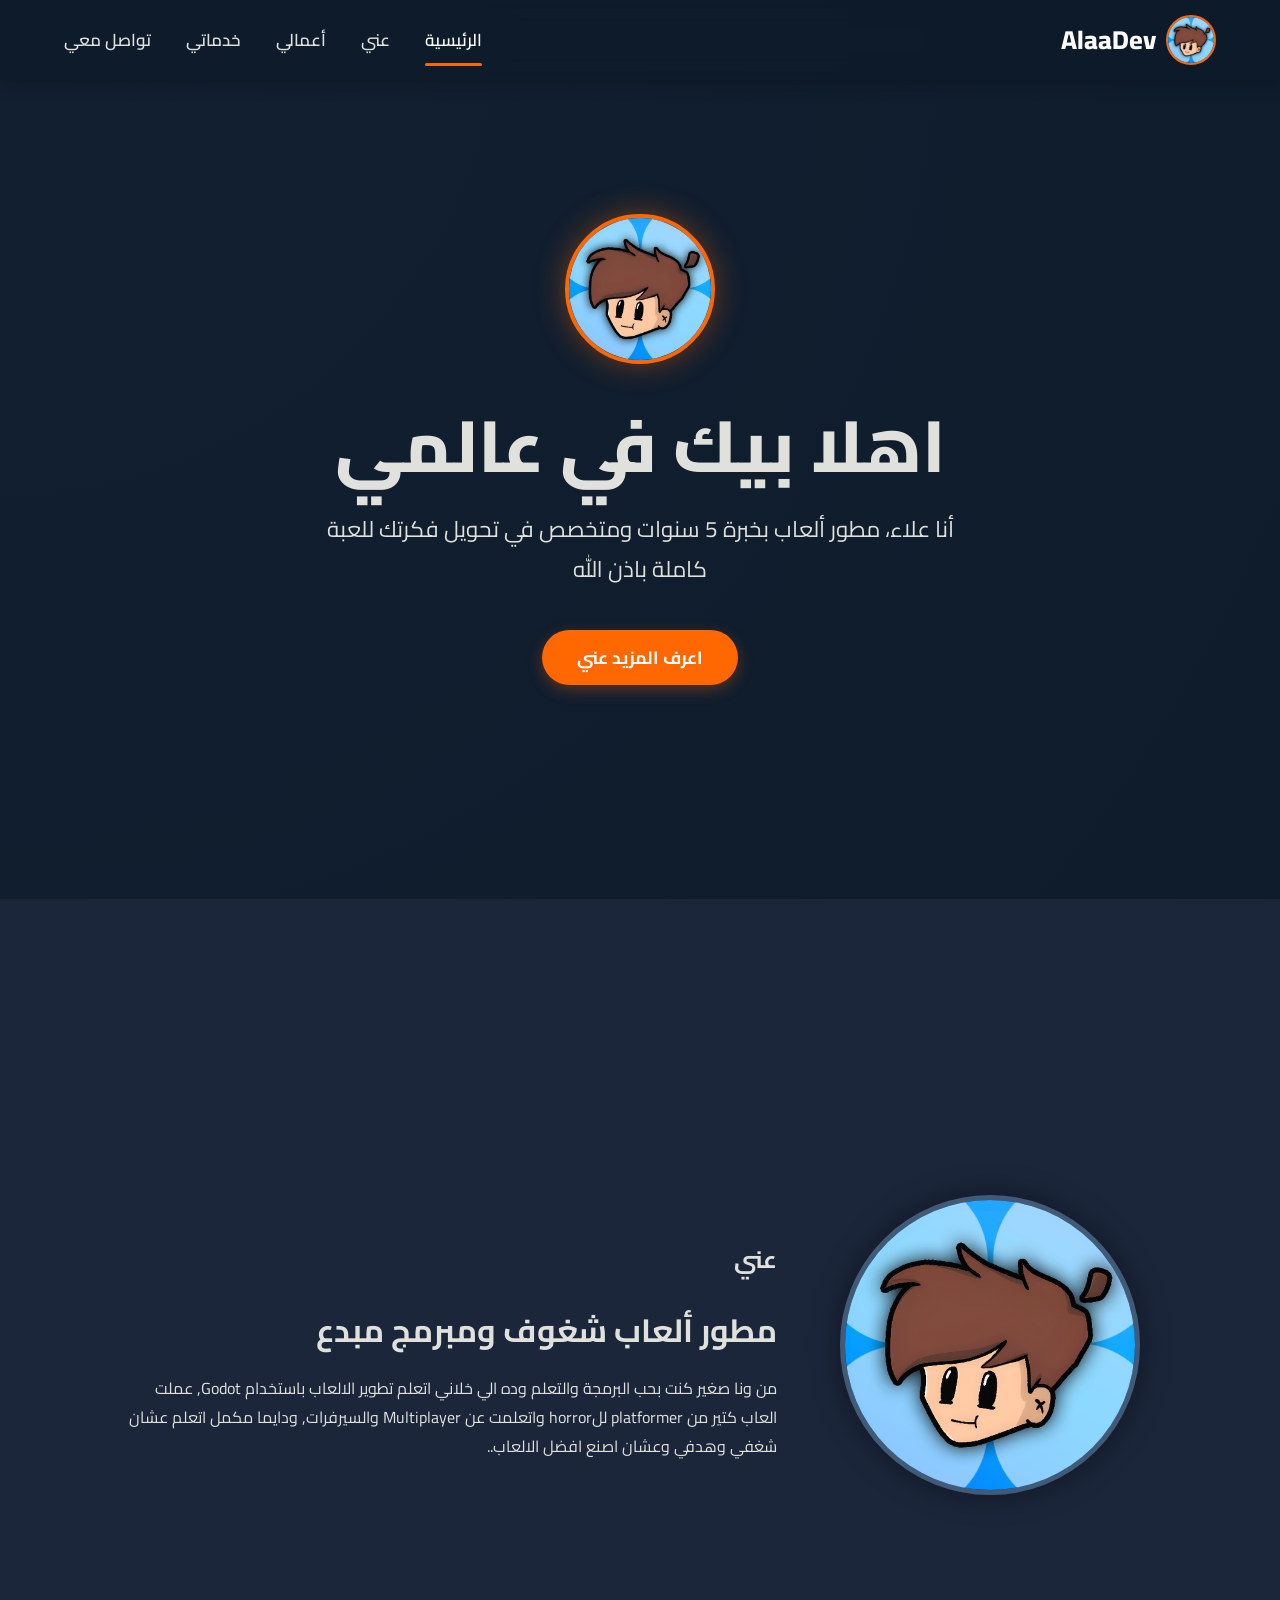
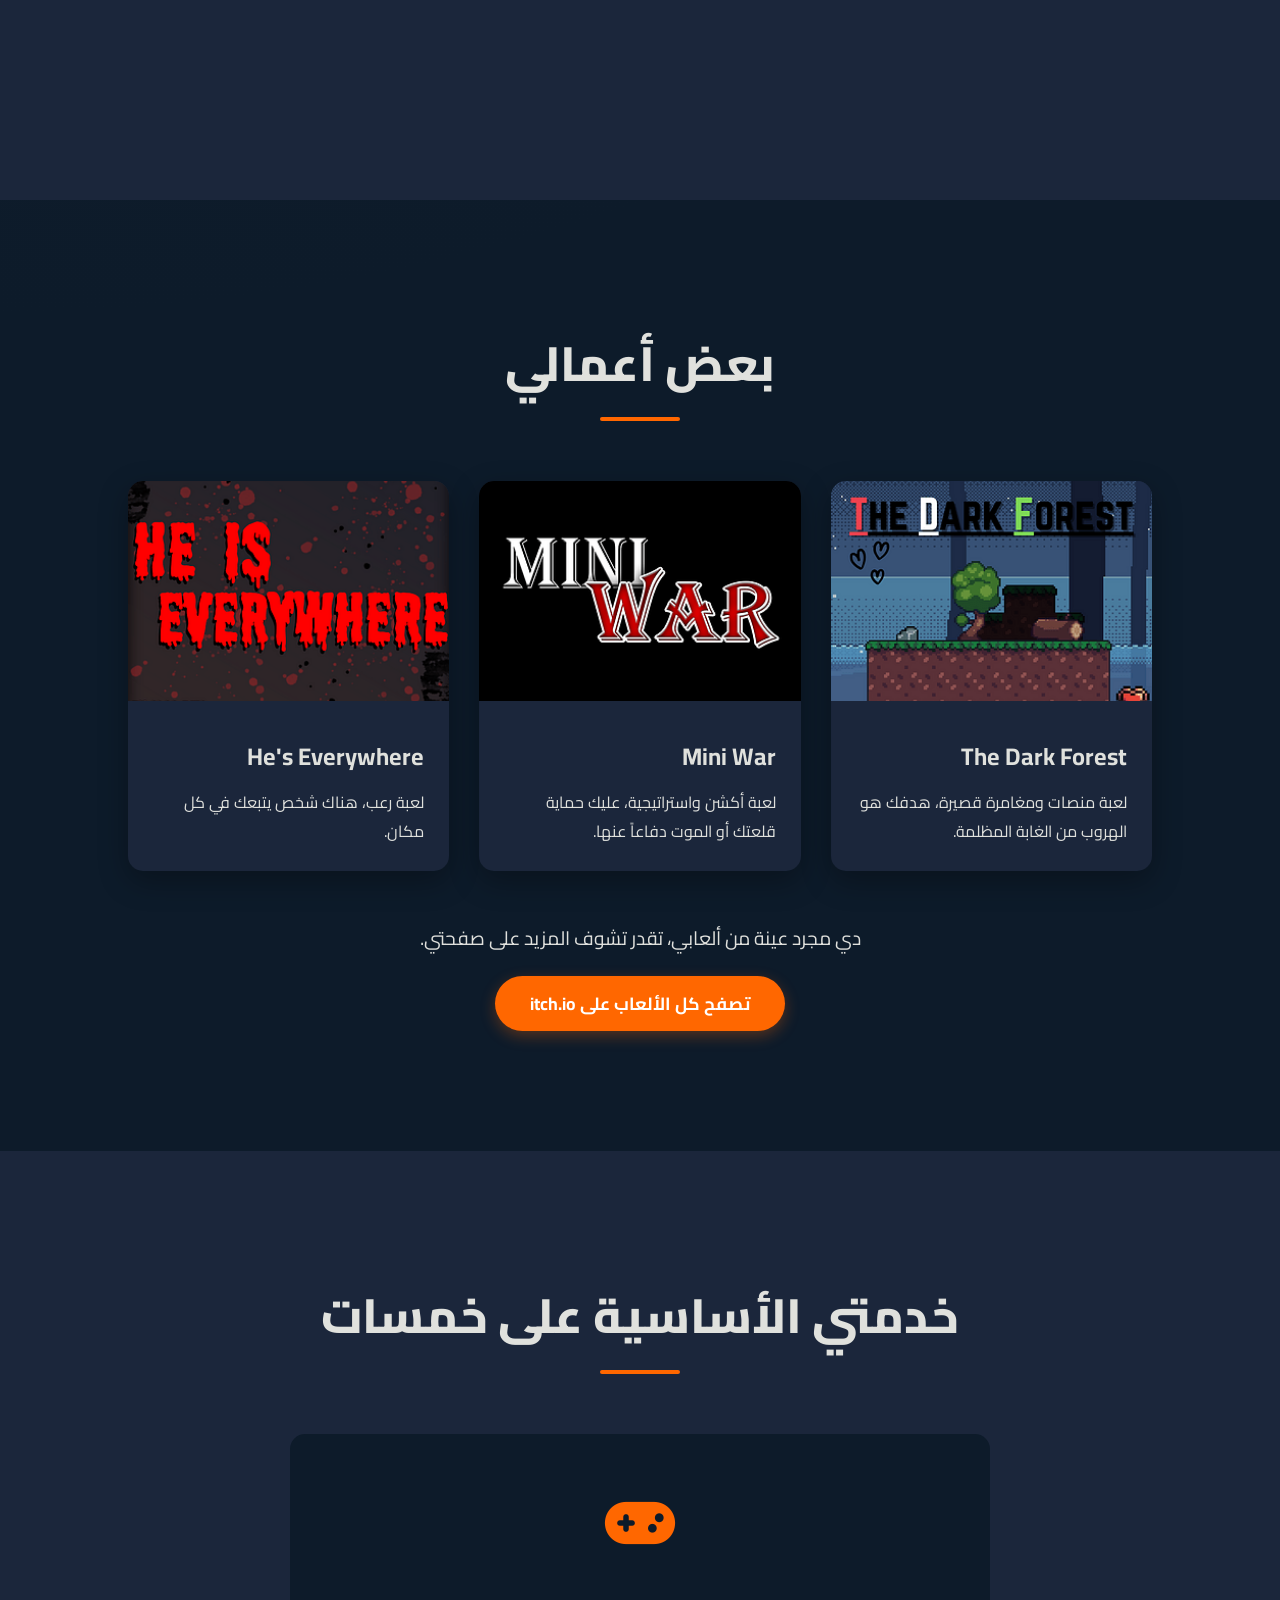
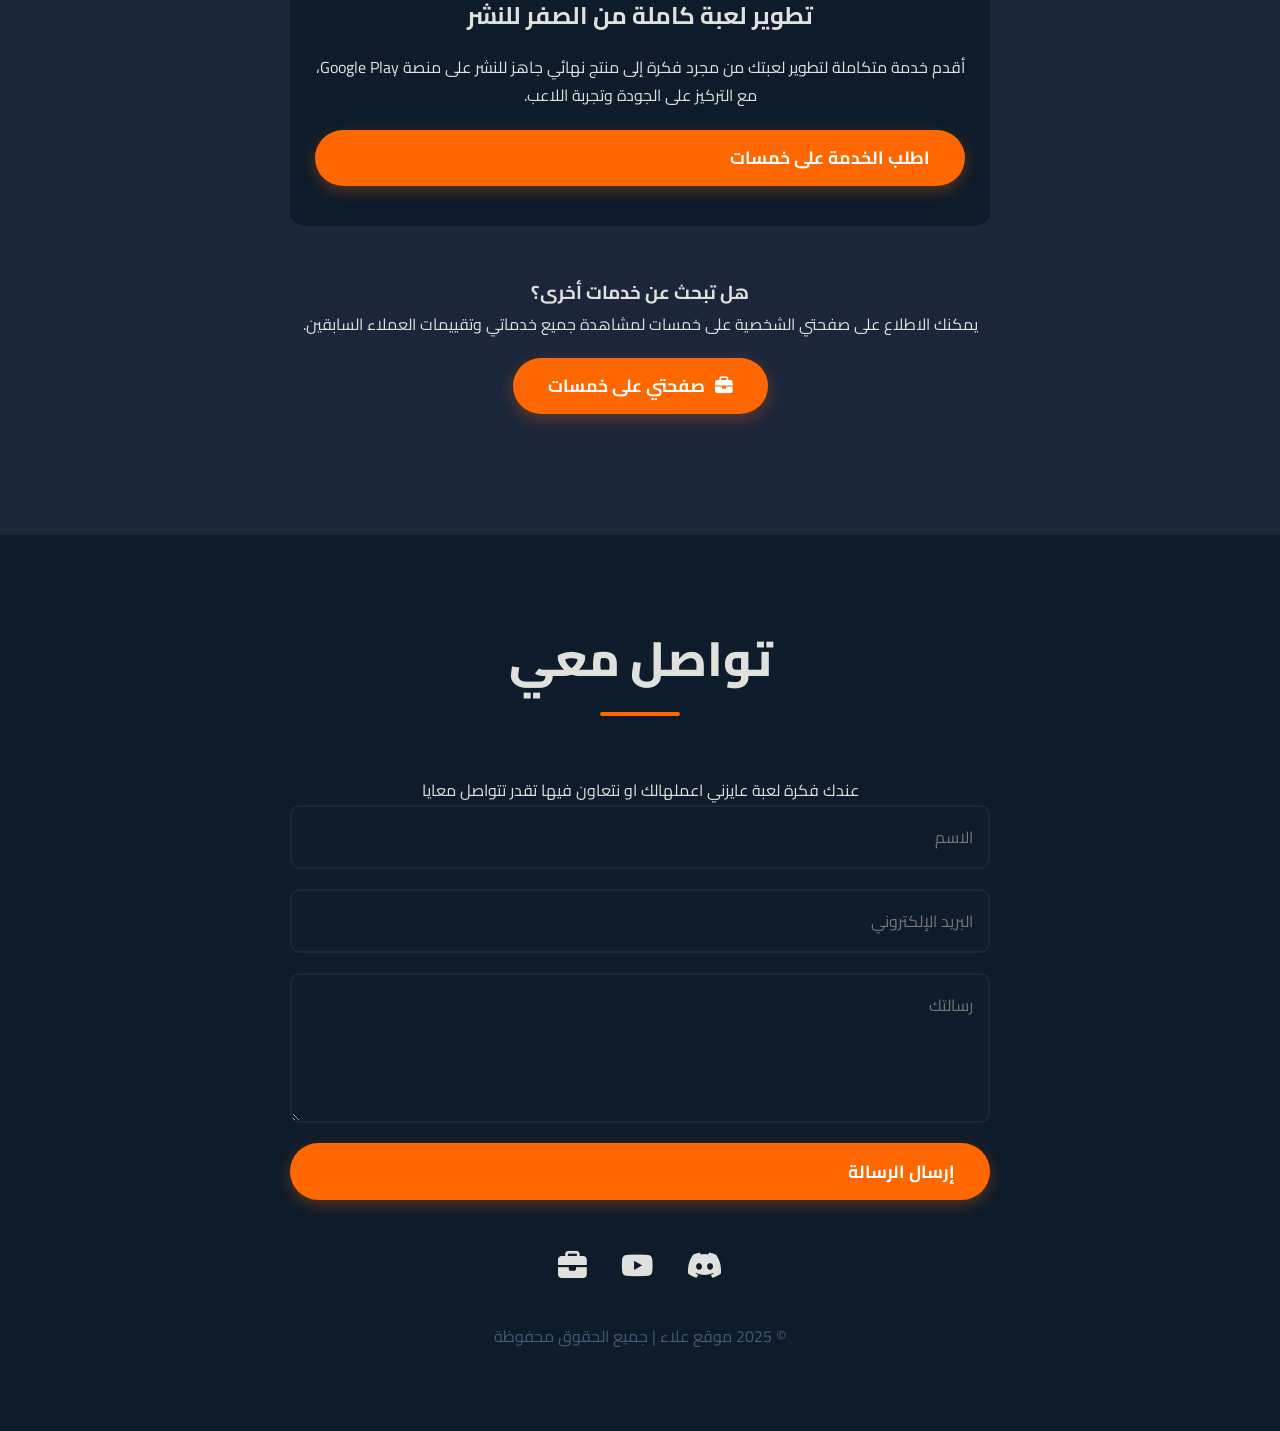
<file: index.html>
<!DOCTYPE html>
<html lang="ar" dir="rtl">
<head>
    <meta charset='utf-8'>
    <meta http-equiv='X-UA-Compatible' content='IE=edge'>
    <title>علاء | مطور ألعاب</title>
    <meta name='viewport' content='width=device-width, initial-scale=1'>

    <link rel="icon" type="image/png" href="images/logo.png">
    
    <link rel="stylesheet" href="https://cdnjs.cloudflare.com/ajax/libs/font-awesome/6.4.0/css/all.min.css">
    
    <link href="https://fonts.googleapis.com/css2?family=Cairo:wght@400;600;800&display=swap" rel="stylesheet">

    <link rel="stylesheet" href="styles.css">
</head>
<body>

    <div id="preloader">
        <div class="spinner"></div>
    </div>

    <header id="header">
        <a href="#home" class="logo-container">
            <img src="images/logo.png" alt="شعار علاء" class="logo-img">
            <span>AlaaDev</span>
        </a>
        <nav>
            <ul class="nav-links">
                <li><a href="#home" class="active">الرئيسية</a></li>
                <li><a href="#about">عني</a></li>
                <li><a href="#work">أعمالي</a></li>
                <li><a href="#services">خدماتي</a></li>
                <li><a href="#contact">تواصل معي</a></li>
            </ul>
            <div class="burger">
                <div class="line1"></div>
                <div class="line2"></div>
                <div class="line3"></div>
            </div>
        </nav>
    </header>

    <section id="home">
        <div class="hero-content">
            <img src="images/logo.png" alt="شعار علاء" class="hero-logo">
            <h1>اهلا بيك في عالمي </h1>
            <p>أنا علاء، مطور ألعاب بخبرة 5 سنوات <span>ومتخصص في تحويل فكرتك للعبة كاملة باذن الله</span></p>
            <a href="#about" class="button">اعرف المزيد عني</a>
        </div>
    </section>

    <section id="about">
        <div class="about-image">
            <img src="images/logo.png" alt="صورة علاء الشخصية">
        </div>
        <div class="about-text">
            <h2 class="section-title" style="text-align: right; margin-bottom: 20px;"><span>عني</span></h2>
            <h3>مطور ألعاب شغوف ومبرمج مبدع</h3>
            <p>من ونا صغير كنت بحب البرمجة والتعلم وده الي خلاني اتعلم تطوير الالعاب باستخدام Godot, عملت العاب كتير من platformer للhorror واتعلمت عن Multiplayer والسيرفرات, ودايما مكمل اتعلم عشان شغفي وهدفي وعشان اصنع افضل الالعاب.. </p>
        </div>
    </section>

    <section id="work">
        <div class="section-title">
            <h2>بعض أعمالي</h2>
        </div>
        <div class="projects-container">
            <a href="https://alaa-dev.itch.io/the-dark-forest" target="_blank" class="project-card-link">
                <div class="project-card">
                    <div class="project-image">
                        <img src="images\game1.png" alt="لعبة The Dark Forest">
                    </div>
                    <div class="project-info">
                        <h3>The Dark Forest</h3>
                        <p>لعبة منصات ومغامرة قصيرة، هدفك هو الهروب من الغابة المظلمة.</p>
                    </div>
                </div>
            </a>
            <a href="https://alaa-dev.itch.io/mini-war" target="_blank" class="project-card-link">
                <div class="project-card">
                    <div class="project-image">
                        <img src="images/game2.png" alt="لعبة Mini War">
                    </div>
                    <div class="project-info">
                        <h3>Mini War</h3>
                        <p>لعبة أكشن واستراتيجية، عليك حماية قلعتك أو الموت دفاعاً عنها.</p>
                    </div>
                </div>
            </a>
            <a href="https://alaa-dev.itch.io/he-is-everywhere" target="_blank" class="project-card-link">
                <div class="project-card">
                    <div class="project-image">
                        <img src="images/game3.png" alt="لعبة He's Everywhere">
                    </div>
                    <div class="project-info">
                        <h3>He's Everywhere</h3>
                        <p>لعبة رعب، هناك شخص يتبعك في كل مكان.</p>
                    </div>
                </div>
            </a>
        </div>
        <div class="more-work-link">
            <p>دي مجرد عينة من ألعابي، تقدر تشوف المزيد على صفحتي.</p>
            <a href="https://alaa-dev.itch.io/" class="button" target="_blank">تصفح كل الألعاب على itch.io</a>
        </div>
    </section>
    
    <section id="services">
        <div class="section-title">
            <h2>خدمتي الأساسية على خمسات</h2>
        </div>
        <div class="services-container">
            <div class="service-card" style="grid-column: 1 / -1; max-width: 700px; margin: 0 auto; text-align: center;">
                <div>
                    <div class="icon"><i class="fas fa-gamepad"></i></div>
                    <h3>تطوير لعبة كاملة من الصفر للنشر</h3>
                    <p>أقدم خدمة متكاملة لتطوير لعبتك من مجرد فكرة إلى منتج نهائي جاهز للنشر على منصة Google Play، مع التركيز على الجودة وتجربة اللاعب.</p>
                </div>
                <a href="https://khamsat.com/programming/game-development-services/3487976" class="button" target="_blank">اطلب الخدمة على خمسات</a>
            </div>
        </div>
        <div class="khamsat-profile-link">
            <h3>هل تبحث عن خدمات أخرى؟</h3>
            <p style="margin-bottom: 20px;">يمكنك الاطلاع على صفحتي الشخصية على خمسات لمشاهدة جميع خدماتي وتقييمات العملاء السابقين.</p>
            <a href="https://khamsat.com/user/alaadev" class="button" target="_blank"><i class="fa-solid fa-briefcase"></i> صفحتي على خمسات</a>
        </div>
    </section>

    <footer id="contact">
        <div class="section-title">
            <h2>تواصل معي</h2>
        </div>
        <p>عندك فكرة لعبة عايزني اعملهالك او نتعاون فيها تقدر تتواصل معايا</p>
        
        <form class="contact-form" action="https://formsubmit.co/alaacoder128@gmail.com" method="POST">
            <input type="hidden" name="_captcha" value="false">
            <input type="hidden" name="_next" value="https://yourdomain.co/thanks.html">
            <input type="text" name="name" placeholder="الاسم" required>
            <input type="email" name="email" placeholder="البريد الإلكتروني" required>
            <textarea name="message" placeholder="رسالتك" required></textarea>
            <button type="submit" class="button">إرسال الرسالة</button>
        </form>

        <div class="social-links">
            <a href="https://discord.com/invite/Egj86rap" aria-label="Discord" target="_blank"><i class="fab fa-discord"></i></a>
            <a href="https://www.youtube.com/@alaa-dev/" aria-label="YouTube" target="_blank"><i class="fab fa-youtube"></i></a>
            <a href="https://khamsat.com/user/alaadev" aria-label="Khamsat" target="_blank">
                <i class="fa-solid fa-briefcase"></i>
            </a>
        </div>
        <div class="copyright">
            <p>&copy; 2025 موقع علاء | جميع الحقوق محفوظة</p>
        </div>
    </footer>

    <script src="main.js"></script>
</body>
</html>
</file>
<file: styles.css>
:root {
    --bg-dark-blue: #0d1b2a;
    --bg-mid-blue: #1b263b;
    --bg-light-blue: #415a77;
    --text-light: #e0e1dd;
    --accent-orange: #ff6700;
    --accent-brown: #7D4F50;
}

* {
    margin: 0;
    padding: 0;
    box-sizing: border-box;
    font-family: 'Cairo', sans-serif;
}

html {
    scroll-behavior: smooth;
}

body {
    background-color: var(--bg-dark-blue);
    background-image: radial-gradient(circle at top left, rgba(27, 38, 59, 0.4), transparent 40%);
    color: var(--text-light);
    line-height: 1.8;
    overflow-x: hidden;
}

#preloader {
    position: fixed;
    top: 0;
    left: 0;
    width: 100%;
    height: 100%;
    background: var(--bg-dark-blue);
    z-index: 9999;
    display: flex;
    justify-content: center;
    align-items: center;
    transition: opacity 0.75s ease, visibility 0.75s ease;
}
#preloader.loaded {
    opacity: 0;
    visibility: hidden;
}
.spinner {
    width: 60px;
    height: 60px;
    border: 5px solid var(--bg-light-blue);
    border-top-color: var(--accent-orange);
    border-radius: 50%;
    animation: spin 1s linear infinite;
}
@keyframes spin {
    to { transform: rotate(360deg); }
}

header {
    width: 100%;
    padding: 0 5%;
    height: 80px;
    background-color: rgba(13, 27, 42, 0.8);
    backdrop-filter: blur(10px);
    box-shadow: 0 5px 15px rgba(0, 0, 0, 0.2);
    position: fixed;
    top: 0;
    z-index: 1000;
    display: flex;
    justify-content: space-between;
    align-items: center;
    transition: all 0.3s ease;
}

.logo-container {
    display: flex;
    align-items: center;
    gap: 10px;
    font-size: 26px;
    font-weight: 800;
    color: white;
    text-decoration: none;
}
.logo-img {
    width: 50px;
    height: 50px;
    border-radius: 50%;
    border: 2px solid var(--accent-orange);
    transition: transform 0.4s ease;
}
.logo-container:hover .logo-img {
    transform: rotate(360deg);
}

nav .nav-links {
    display: flex;
    list-style: none;
    gap: 35px;
}

nav a {
    color: var(--text-light);
    text-decoration: none;
    font-size: 17px;
    font-weight: 600;
    padding-bottom: 5px;
    transition: color 0.3s ease;
    position: relative;
}

nav a::after {
    content: '';
    position: absolute;
    bottom: -5px;
    left: 0;
    width: 0;
    height: 3px;
    background: var(--accent-orange);
    border-radius: 2px;
    transition: width 0.3s ease;
}

nav a:hover, nav a.active {
    color: white;
}
nav a:hover::after, nav a.active::after {
    width: 100%;
}

.burger { display: none; }

section {
    padding: 120px 10%;
    min-height: 100vh;
    border-bottom: 1px solid var(--bg-mid-blue);
}
.section-title {
    text-align: center;
    margin-bottom: 60px;
}
.section-title h2 {
    font-size: 3rem;
    font-weight: 800;
    position: relative;
    display: inline-block;
    padding-bottom: 15px;
}
.section-title h2::after {
    content: '';
    position: absolute;
    bottom: 0;
    left: 50%;
    transform: translateX(-50%);
    width: 80px;
    height: 4px;
    background: var(--accent-orange);
    border-radius: 2px;
}
.button {
    padding: 12px 35px;
    background: var(--accent-orange);
    color: white;
    text-decoration: none;
    border-radius: 50px;
    font-weight: 700;
    font-size: 1.1rem;
    transition: all 0.3s ease;
    box-shadow: 0 5px 15px rgba(255, 103, 0, 0.3);
    display: inline-flex;
    align-items: center;
    gap: 10px;
    border: none;
    cursor: pointer;
}
.button:hover {
    transform: translateY(-5px);
    box-shadow: 0 8px 25px rgba(255, 103, 0, 0.5);
}

#home {
    display: flex;
    align-items: center;
    justify-content: center;
    text-align: center;
}
.hero-logo {
    width: 150px;
    height: 150px;
    border-radius: 50%;
    border: 4px solid var(--accent-orange);
    margin-bottom: 30px;
    box-shadow: 0 0 30px rgba(255, 103, 0, 0.4);
    animation: float 6s ease-in-out infinite;
}
@keyframes float {
    0% { transform: translateY(0px); }
    50% { transform: translateY(-15px); }
    100% { transform: translateY(0px); }
}
.hero-content h1 {
    font-size: 4.5rem;
    font-weight: 800;
    margin-bottom: 20px;
    line-height: 1.2;
}
.hero-content h1 span {
    color: var(--accent-orange);
    text-shadow: 0 0 15px rgba(255, 103, 0, 0.5);
}
.hero-content p {
    font-size: 1.4rem;
    margin-bottom: 40px;
    max-width: 650px;
    margin-left: auto;
    margin-right: auto;
}

#about {
    background-color: var(--bg-mid-blue);
    display: flex;
    align-items: center;
    justify-content: center;
    gap: 50px;
    flex-wrap: wrap;
}
.about-image {
    flex: 1;
    min-width: 300px;
    text-align: center;
}
.about-image img {
    width: 300px;
    height: 300px;
    border-radius: 50%;
    object-fit: cover;
    border: 5px solid var(--bg-light-blue);
    box-shadow: 0 0 30px rgba(0,0,0,0.4);
}
.about-text {
    flex: 2;
    min-width: 300px;
}
.about-text h3 {
    font-size: 2rem;
    margin-bottom: 15px;
}

.projects-container {
    display: grid;
    grid-template-columns: repeat(auto-fit, minmax(320px, 1fr));
    gap: 30px;
}
.project-card-link {
    text-decoration: none;
    color: inherit;
    display: block;
}
.project-card {
    background: var(--bg-mid-blue);
    border-radius: 15px;
    overflow: hidden;
    box-shadow: 0 10px 30px rgba(0, 0, 0, 0.3);
    transition: transform 0.3s ease, box-shadow 0.3s ease;
    height: 100%;
}
.project-card-link:hover .project-card {
    transform: translateY(-10px);
    box-shadow: 0 15px 35px rgba(0, 0, 0, 0.5);
}
.project-image img {
    width: 100%;
    height: 220px;
    object-fit: cover;
    transition: transform 0.3s ease;
}
.project-card-link:hover .project-image img {
    transform: scale(1.1);
}
.project-info { padding: 25px; }
.project-info h3 { font-size: 1.5rem; margin-bottom: 10px; }

.more-work-link {
    text-align: center;
    margin-top: 50px;
}
.more-work-link p {
    margin-bottom: 20px;
    font-size: 1.2rem;
}

#services {
    background: var(--bg-mid-blue);
}
.services-container {
    display: grid;
}
.service-card {
    background: var(--bg-dark-blue);
    padding: 40px 25px;
    border-radius: 15px;
    transition: transform 0.3s ease, background-color 0.3s ease;
    display: flex;
    flex-direction: column;
    justify-content: space-between;
}
.service-card:hover {
    transform: translateY(-10px);
    background: var(--bg-light-blue);
}
.service-card .icon {
    font-size: 3.5rem;
    color: var(--accent-orange);
    margin-bottom: 20px;
}
.service-card h3 {
    font-size: 1.5rem;
    margin-bottom: 15px;
}
.service-card .button {
    margin-top: 20px;
}
.khamsat-profile-link {
    text-align: center;
    margin-top: 50px;
}

#contact {
    background: var(--bg-dark-blue);
    text-align: center;
    border-bottom: none;
    min-height: auto;
    padding: 80px 10%;
}
.contact-form {
    max-width: 700px;
    margin: 0 auto 40px auto;
    display: flex;
    flex-direction: column;
    gap: 20px;
}
.contact-form input, .contact-form textarea {
    width: 100%;
    padding: 15px;
    border-radius: 10px;
    border: 2px solid var(--bg-mid-blue);
    background: var(--bg-dark-blue);
    color: var(--text-light);
    font-size: 1rem;
    transition: border-color 0.3s ease;
}
.contact-form input:focus, .contact-form textarea:focus {
    outline: none;
    border-color: var(--accent-orange);
}
.contact-form textarea {
    resize: vertical;
    min-height: 150px;
}
.social-links { margin-top: 30px; }
.social-links a {
    color: var(--text-light);
    font-size: 1.8rem;
    margin: 0 15px;
    transition: color 0.3s ease, transform 0.3s ease;
}
.social-links a:hover {
    color: var(--accent-orange);
    transform: translateY(-5px);
}
.copyright {
    margin-top: 30px;
    color: var(--bg-light-blue);
}

@media (max-width: 768px) {
    .burger {
        display: block;
        cursor: pointer;
    }
    .burger div { width: 25px; height: 3px; background-color: white; margin: 5px; transition: all 0.3s ease; }
    .toggle .line1 { transform: rotate(-45deg) translate(-5px, 6px); }
    .toggle .line2 { opacity: 0; }
    .toggle .line3 { transform: rotate(45deg) translate(-5px, -6px); }

    nav .nav-links {
        position: fixed;
        right: 0;
        top: 80px;
        background: var(--bg-mid-blue);
        height: calc(100vh - 80px);
        width: 60%;
        flex-direction: column;
        align-items: center;
        justify-content: space-around;
        transform: translateX(100%);
        transition: transform 0.5s ease-in;
    }
    .nav-links.nav-active { transform: translateX(0%); }
    
    section { padding: 80px 5%; }
    .hero-content h1 { font-size: 2.8rem; }
    .hero-content p { font-size: 1.2rem; }
    #about { text-align: center; }
}
</file>
